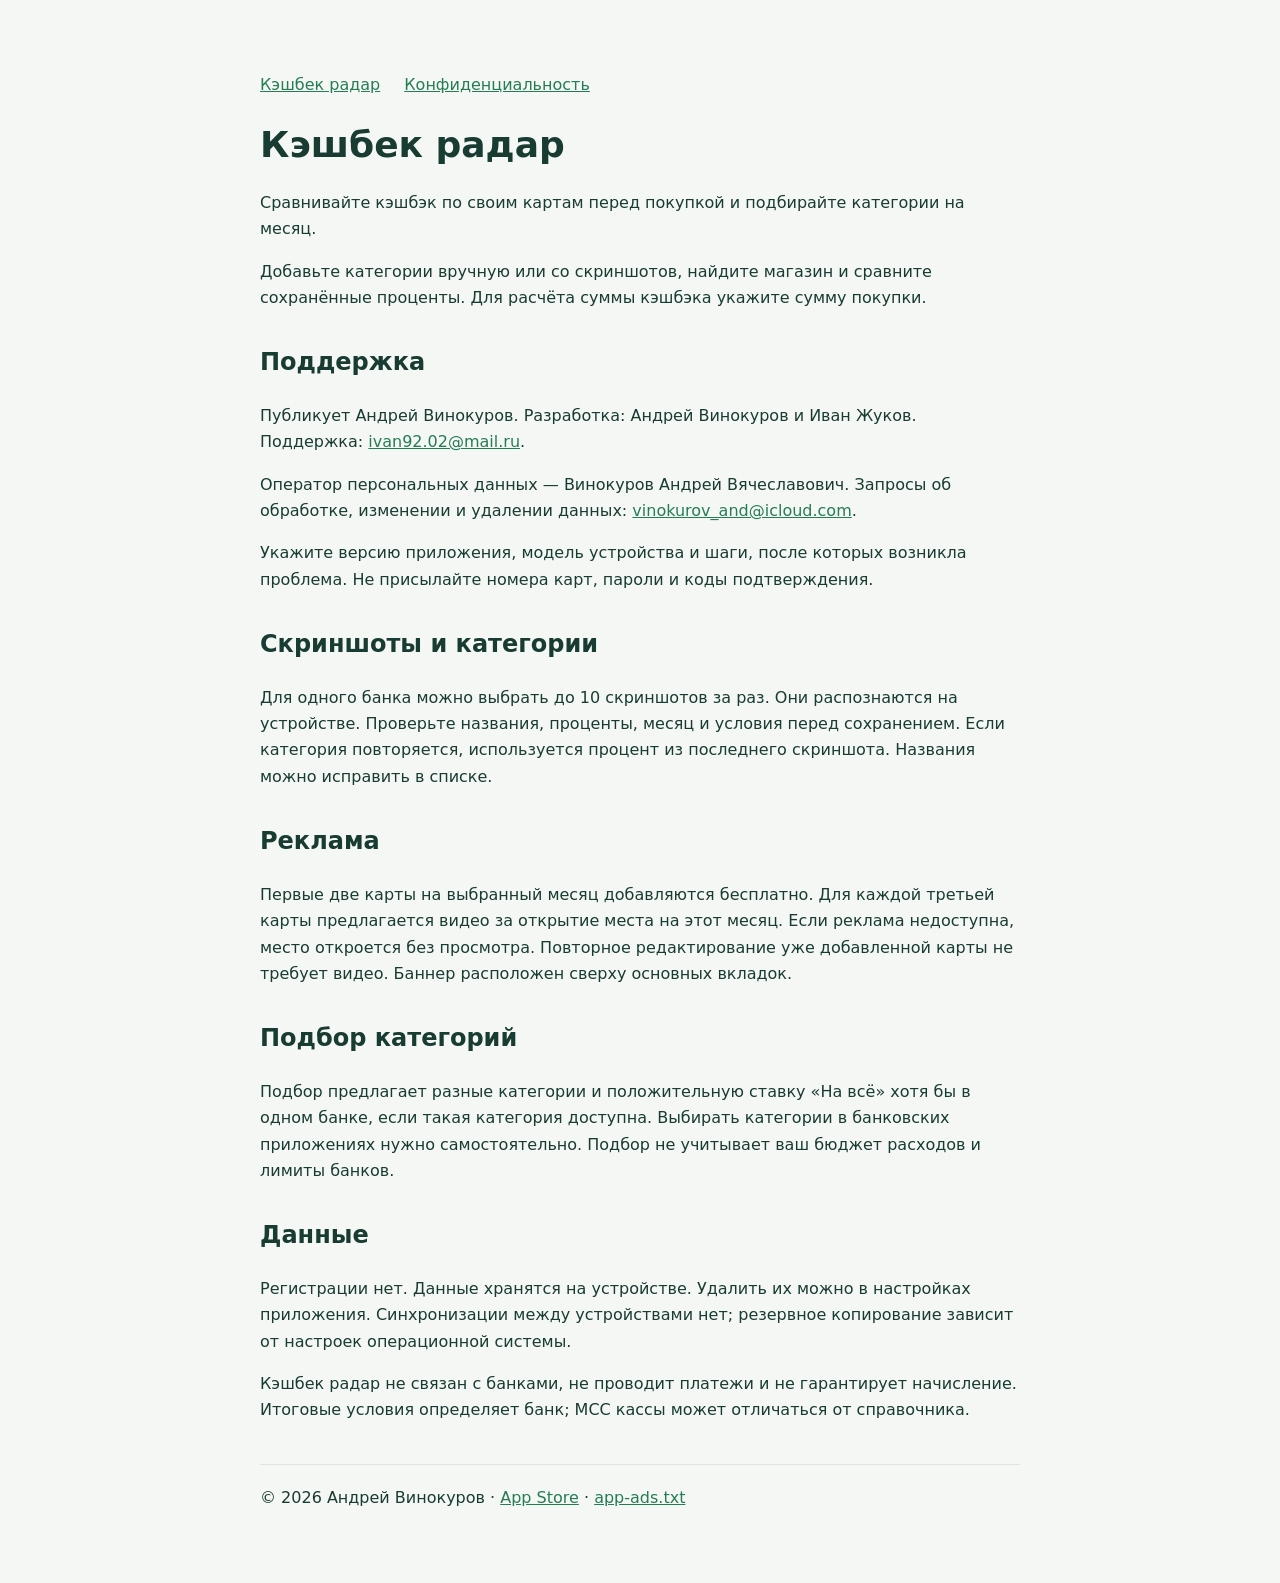
<file: cashback-radar/index.html>
<!doctype html><html lang="ru"><meta charset="utf-8"><meta name="viewport" content="width=device-width,initial-scale=1"><title>Кэшбек радар — поддержка</title><link rel="stylesheet" href="style.css"><main><nav><a href="./">Кэшбек радар</a><a href="privacy.html">Конфиденциальность</a></nav>
<h1>Кэшбек радар</h1><p>Сравнивайте кэшбэк по своим картам перед покупкой и подбирайте категории на месяц.</p>
<p>Добавьте категории вручную или со скриншотов, найдите магазин и сравните сохранённые проценты. Для расчёта суммы кэшбэка укажите сумму покупки.</p>
<h2>Поддержка</h2><p>Публикует Андрей Винокуров. Разработка: Андрей Винокуров и Иван Жуков. Поддержка: <a href="mailto:ivan92.02@mail.ru">ivan92.02@mail.ru</a>.</p><p>Оператор персональных данных — Винокуров Андрей Вячеславович. Запросы об обработке, изменении и удалении данных: <a href="mailto:vinokurov_and@icloud.com">vinokurov_and@icloud.com</a>.</p><p>Укажите версию приложения, модель устройства и шаги, после которых возникла проблема. Не присылайте номера карт, пароли и коды подтверждения.</p>
<h2>Скриншоты и категории</h2><p>Для одного банка можно выбрать до 10 скриншотов за раз. Они распознаются на устройстве. Проверьте названия, проценты, месяц и условия перед сохранением. Если категория повторяется, используется процент из последнего скриншота. Названия можно исправить в списке.</p>
<h2>Реклама</h2><p>Первые две карты на выбранный месяц добавляются бесплатно. Для каждой третьей карты предлагается видео за открытие места на этот месяц. Если реклама недоступна, место откроется без просмотра. Повторное редактирование уже добавленной карты не требует видео. Баннер расположен сверху основных вкладок.</p>
<h2>Подбор категорий</h2><p>Подбор предлагает разные категории и положительную ставку «На всё» хотя бы в одном банке, если такая категория доступна. Выбирать категории в банковских приложениях нужно самостоятельно. Подбор не учитывает ваш бюджет расходов и лимиты банков.</p>
<h2>Данные</h2><p>Регистрации нет. Данные хранятся на устройстве. Удалить их можно в настройках приложения. Синхронизации между устройствами нет; резервное копирование зависит от настроек операционной системы.</p>
<p>Кэшбек радар не связан с банками, не проводит платежи и не гарантирует начисление. Итоговые условия определяет банк; MCC кассы может отличаться от справочника.</p>
<footer>© 2026 Андрей Винокуров · <a href="https://apps.apple.com/app/id6821869671">App Store</a> · <a href="../app-ads.txt">app-ads.txt</a></footer></main></html>
</file>
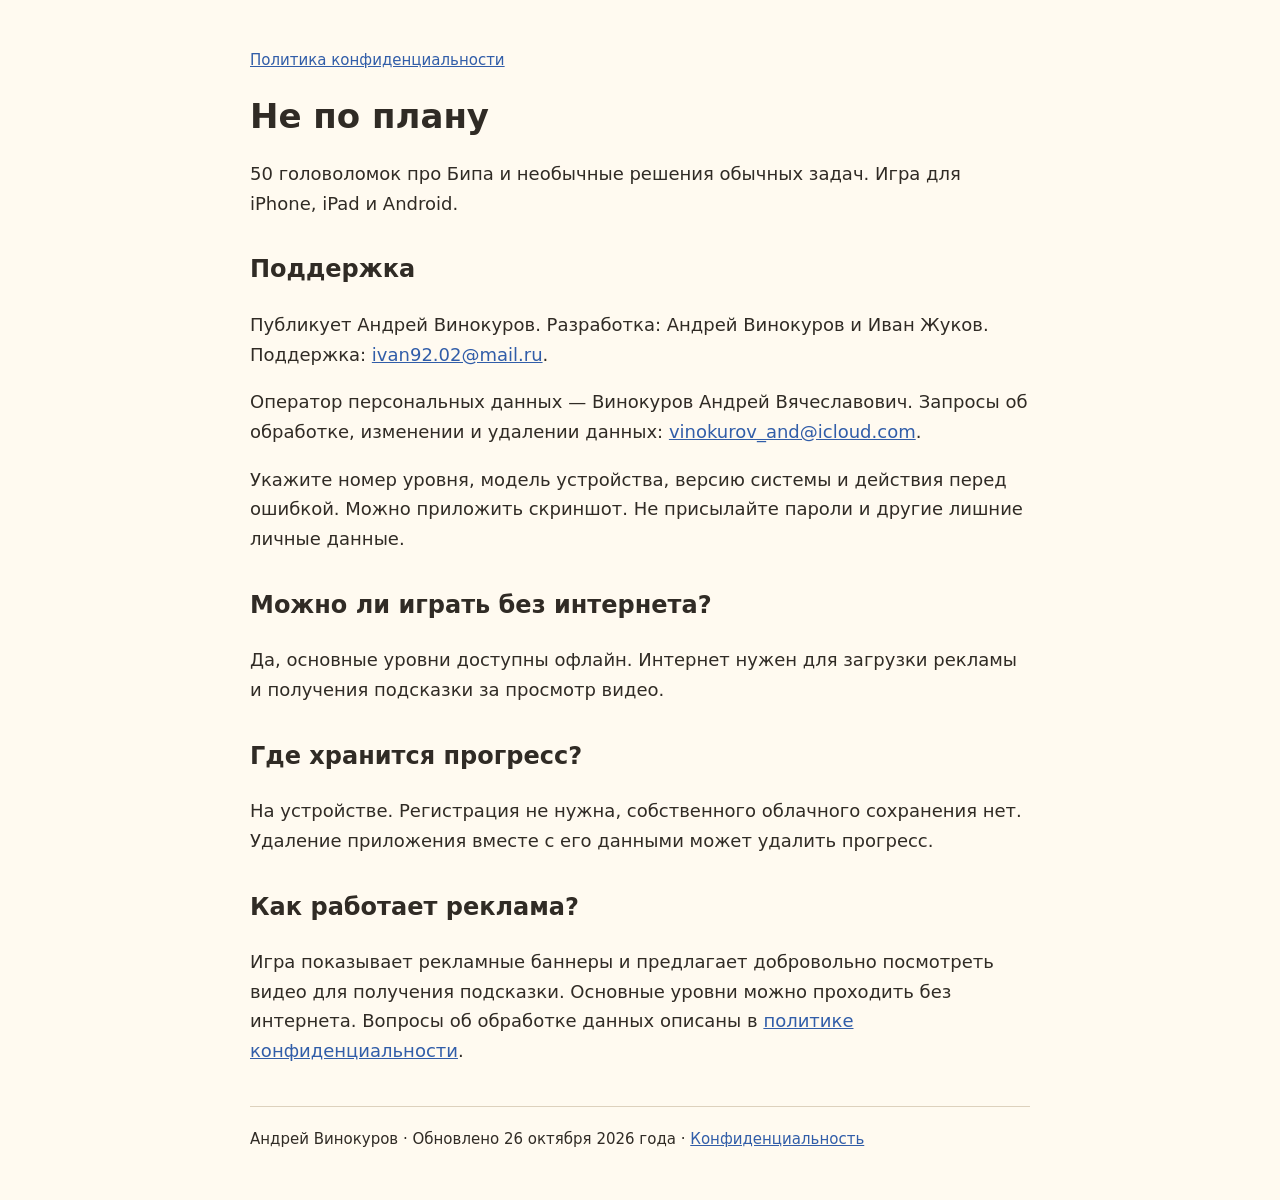
<file: offscript/index.html>
<!doctype html><html lang="ru"><head><meta charset="utf-8"><meta name="viewport" content="width=device-width,initial-scale=1"><title>Не по плану — поддержка</title><link rel="stylesheet" href="style.css"></head><body><main>
<nav><a href="privacy.html">Политика конфиденциальности</a></nav>
<h1>Не по плану</h1><p>50 головоломок про Бипа и необычные решения обычных задач. Игра для iPhone, iPad и Android.</p>
<h2>Поддержка</h2><p>Публикует Андрей Винокуров. Разработка: Андрей Винокуров и Иван Жуков. Поддержка: <a href="mailto:ivan92.02@mail.ru">ivan92.02@mail.ru</a>.</p><p>Оператор персональных данных — Винокуров Андрей Вячеславович. Запросы об обработке, изменении и удалении данных: <a href="mailto:vinokurov_and@icloud.com">vinokurov_and@icloud.com</a>.</p><p>Укажите номер уровня, модель устройства, версию системы и действия перед ошибкой. Можно приложить скриншот. Не присылайте пароли и другие лишние личные данные.</p>
<h2>Можно ли играть без интернета?</h2><p>Да, основные уровни доступны офлайн. Интернет нужен для загрузки рекламы и получения подсказки за просмотр видео.</p>
<h2>Где хранится прогресс?</h2><p>На устройстве. Регистрация не нужна, собственного облачного сохранения нет. Удаление приложения вместе с его данными может удалить прогресс.</p>
<h2>Как работает реклама?</h2><p>Игра показывает рекламные баннеры и предлагает добровольно посмотреть видео для получения подсказки. Основные уровни можно проходить без интернета. Вопросы об обработке данных описаны в <a href="privacy.html">политике конфиденциальности</a>.</p>
<footer>Андрей Винокуров · Обновлено 26 октября 2026 года · <a href="privacy.html">Конфиденциальность</a></footer>
</main></body></html>
</file>
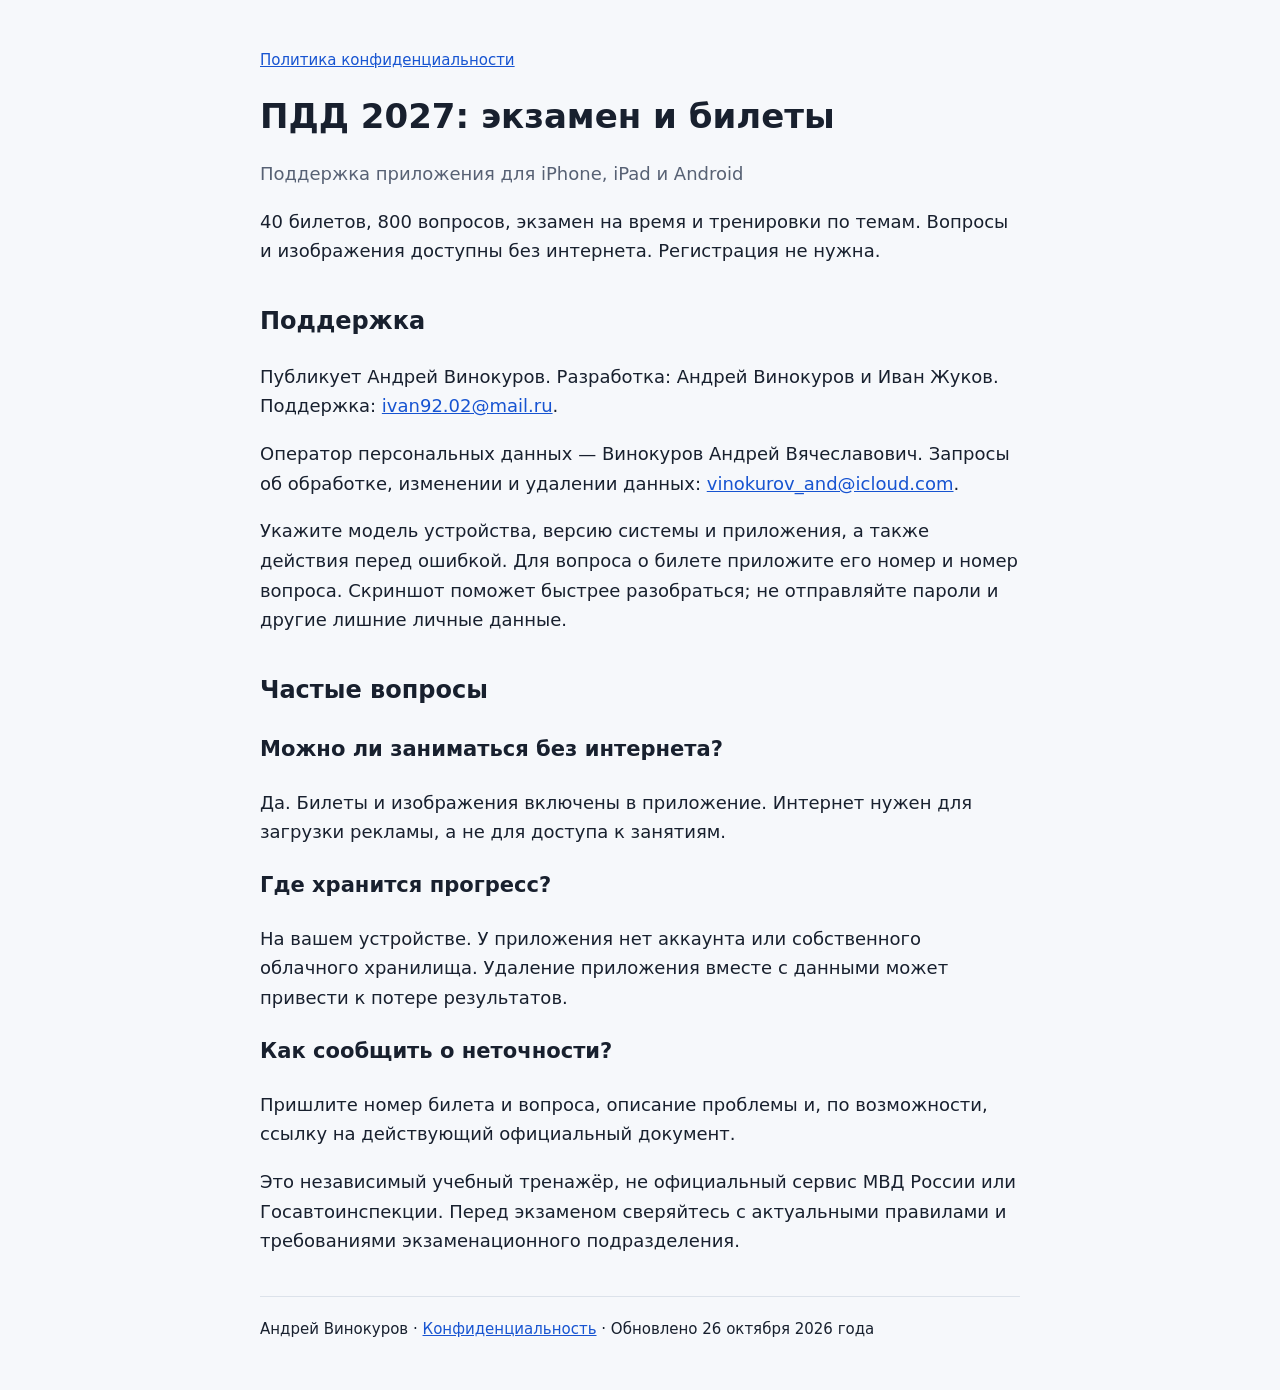
<file: pdd-2027/index.html>
<!doctype html>
<html lang="ru">
<head>
  <meta charset="utf-8">
  <meta name="viewport" content="width=device-width,initial-scale=1">
  <title>ПДД 2027: экзамен и билеты — поддержка</title>
  <style>body{margin:0;background:#f6f8fb;color:#18202e;font:18px/1.65 system-ui,sans-serif}main{max-width:760px;margin:auto;padding:48px 24px}nav,footer{font-size:15px}a{color:#1754d1}h1{font-size:34px;line-height:1.2}h2{font-size:24px;margin-top:36px}.muted{color:#576174}footer{border-top:1px solid #dce2ea;margin-top:40px;padding-top:20px}@media(max-width:420px){h1{font-size:28px}main{padding:28px 20px}}</style>
</head>
<body><main>
<nav><a href="privacy.html">Политика конфиденциальности</a></nav>
<h1>ПДД 2027: экзамен и билеты</h1>
<p class="muted">Поддержка приложения для iPhone, iPad и Android</p>
<p>40 билетов, 800 вопросов, экзамен на время и тренировки по темам. Вопросы и изображения доступны без интернета. Регистрация не нужна.</p>
<h2>Поддержка</h2>
<p>Публикует Андрей Винокуров. Разработка: Андрей Винокуров и Иван Жуков. Поддержка: <a href="mailto:ivan92.02@mail.ru">ivan92.02@mail.ru</a>.</p><p>Оператор персональных данных — Винокуров Андрей Вячеславович. Запросы об обработке, изменении и удалении данных: <a href="mailto:vinokurov_and@icloud.com">vinokurov_and@icloud.com</a>.</p>
<p>Укажите модель устройства, версию системы и приложения, а также действия перед ошибкой. Для вопроса о билете приложите его номер и номер вопроса. Скриншот поможет быстрее разобраться; не отправляйте пароли и другие лишние личные данные.</p>
<h2>Частые вопросы</h2>
<h3>Можно ли заниматься без интернета?</h3>
<p>Да. Билеты и изображения включены в приложение. Интернет нужен для загрузки рекламы, а не для доступа к занятиям.</p>
<h3>Где хранится прогресс?</h3>
<p>На вашем устройстве. У приложения нет аккаунта или собственного облачного хранилища. Удаление приложения вместе с данными может привести к потере результатов.</p>
<h3>Как сообщить о неточности?</h3>
<p>Пришлите номер билета и вопроса, описание проблемы и, по возможности, ссылку на действующий официальный документ.</p>
<p>Это независимый учебный тренажёр, не официальный сервис МВД России или Госавтоинспекции. Перед экзаменом сверяйтесь с актуальными правилами и требованиями экзаменационного подразделения.</p>
<footer>Андрей Винокуров · <a href="privacy.html">Конфиденциальность</a> · Обновлено 26 октября 2026 года</footer>
</main></body></html>
</file>
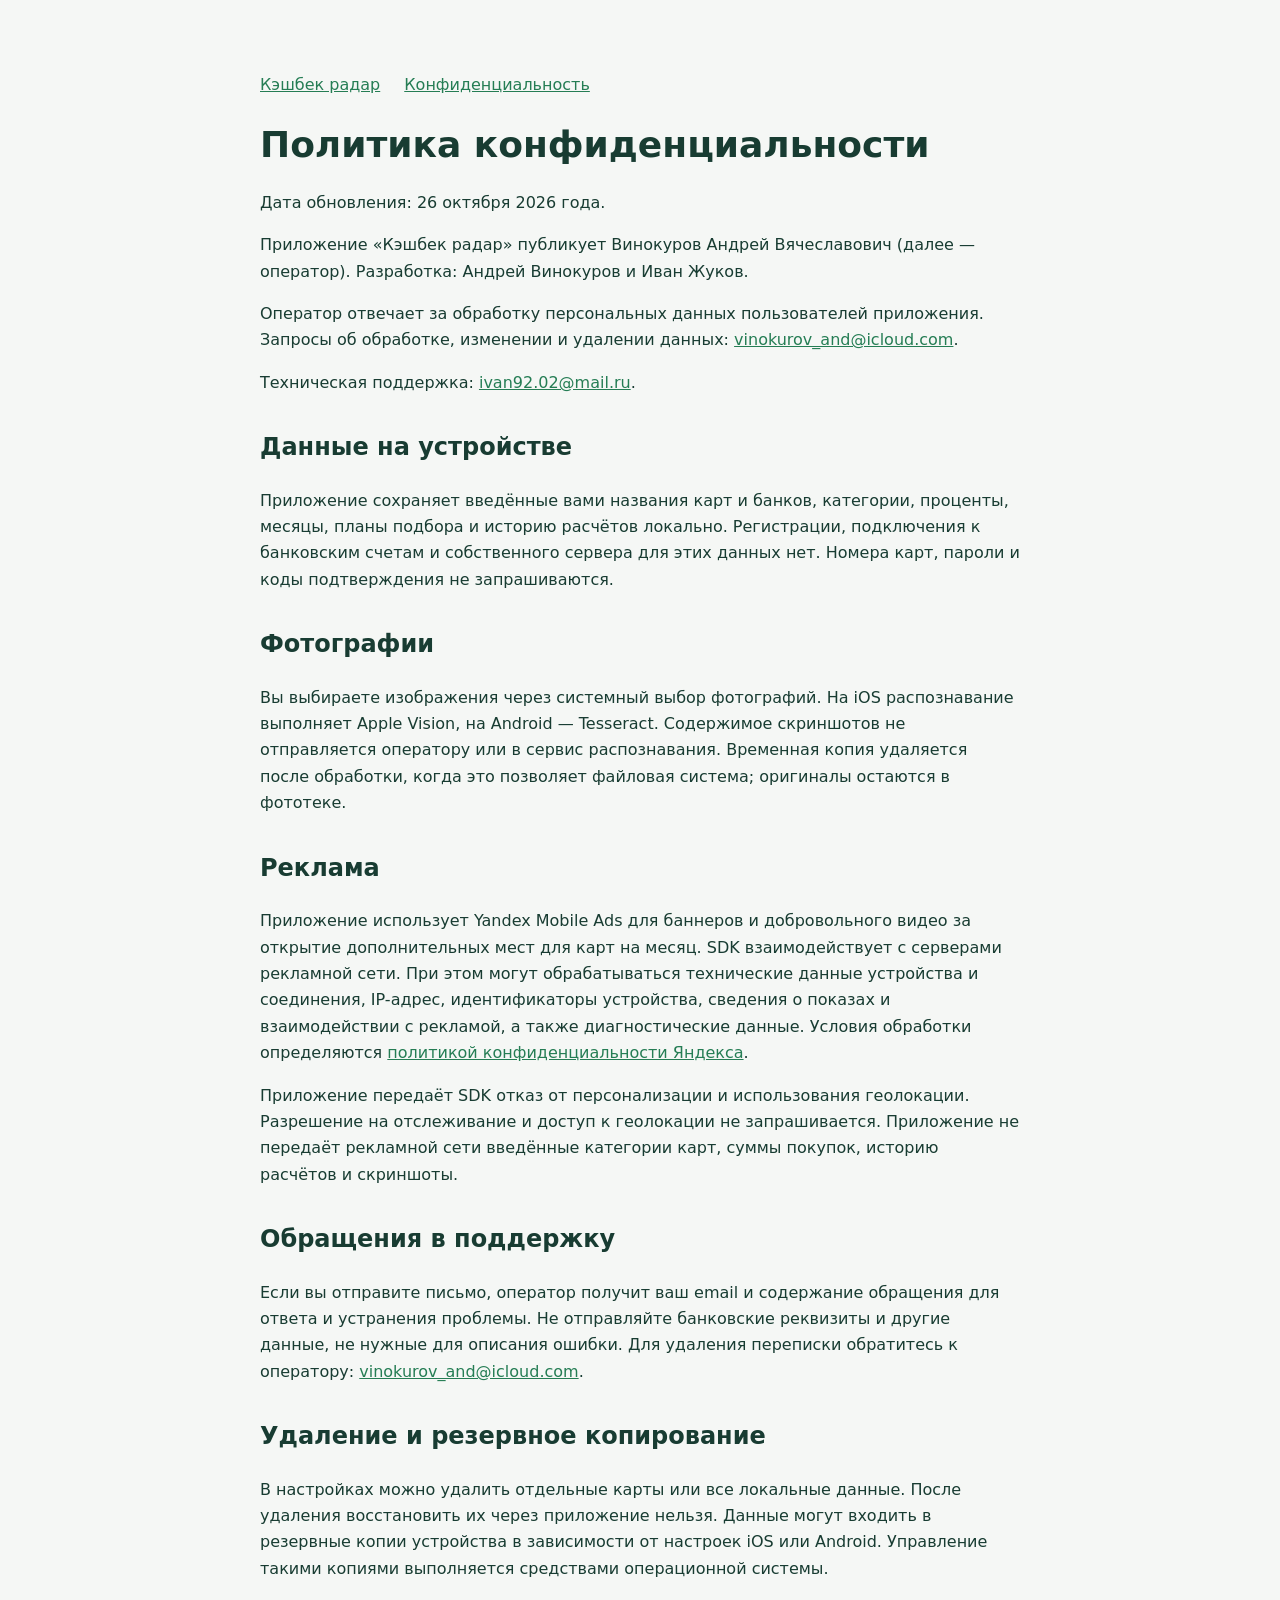
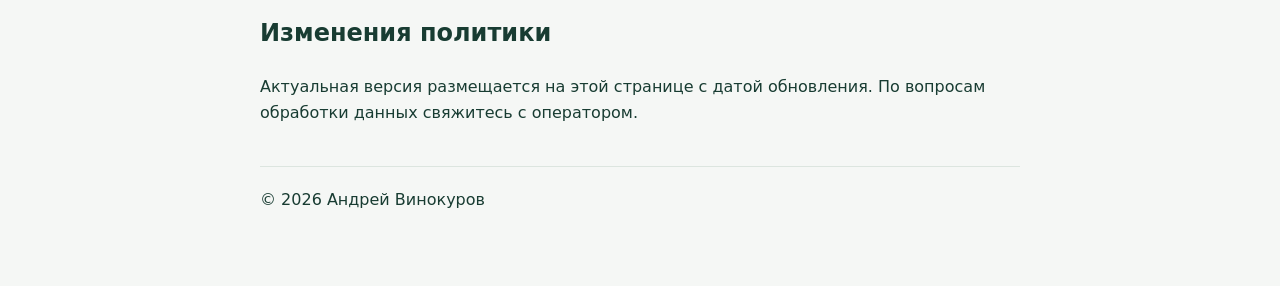
<file: cashback-radar/privacy.html>
<!doctype html><html lang="ru"><meta charset="utf-8"><meta name="viewport" content="width=device-width,initial-scale=1"><title>Кэшбек радар — конфиденциальность</title><link rel="stylesheet" href="style.css"><main><nav><a href="./">Кэшбек радар</a><a href="privacy.html">Конфиденциальность</a></nav>
<h1>Политика конфиденциальности</h1><p>Дата обновления: 26 октября 2026 года.</p><p>Приложение «Кэшбек радар» публикует Винокуров Андрей Вячеславович (далее — оператор). Разработка: Андрей Винокуров и Иван Жуков.</p><p>Оператор отвечает за обработку персональных данных пользователей приложения. Запросы об обработке, изменении и удалении данных: <a href="mailto:vinokurov_and@icloud.com">vinokurov_and@icloud.com</a>.</p><p>Техническая поддержка: <a href="mailto:ivan92.02@mail.ru">ivan92.02@mail.ru</a>.</p>
<h2>Данные на устройстве</h2><p>Приложение сохраняет введённые вами названия карт и банков, категории, проценты, месяцы, планы подбора и историю расчётов локально. Регистрации, подключения к банковским счетам и собственного сервера для этих данных нет. Номера карт, пароли и коды подтверждения не запрашиваются.</p>
<h2>Фотографии</h2><p>Вы выбираете изображения через системный выбор фотографий. На iOS распознавание выполняет Apple Vision, на Android — Tesseract. Содержимое скриншотов не отправляется оператору или в сервис распознавания. Временная копия удаляется после обработки, когда это позволяет файловая система; оригиналы остаются в фототеке.</p>
<h2>Реклама</h2><p>Приложение использует Yandex Mobile Ads для баннеров и добровольного видео за открытие дополнительных мест для карт на месяц. SDK взаимодействует с серверами рекламной сети. При этом могут обрабатываться технические данные устройства и соединения, IP-адрес, идентификаторы устройства, сведения о показах и взаимодействии с рекламой, а также диагностические данные. Условия обработки определяются <a href="https://yandex.ru/legal/confidential/">политикой конфиденциальности Яндекса</a>.</p>
<p>Приложение передаёт SDK отказ от персонализации и использования геолокации. Разрешение на отслеживание и доступ к геолокации не запрашивается. Приложение не передаёт рекламной сети введённые категории карт, суммы покупок, историю расчётов и скриншоты.</p>
<h2>Обращения в поддержку</h2><p>Если вы отправите письмо, оператор получит ваш email и содержание обращения для ответа и устранения проблемы. Не отправляйте банковские реквизиты и другие данные, не нужные для описания ошибки. Для удаления переписки обратитесь к оператору: <a href="mailto:vinokurov_and@icloud.com">vinokurov_and@icloud.com</a>.</p>
<h2>Удаление и резервное копирование</h2><p>В настройках можно удалить отдельные карты или все локальные данные. После удаления восстановить их через приложение нельзя. Данные могут входить в резервные копии устройства в зависимости от настроек iOS или Android. Управление такими копиями выполняется средствами операционной системы.</p>
<h2>Изменения политики</h2><p>Актуальная версия размещается на этой странице с датой обновления. По вопросам обработки данных свяжитесь с оператором.</p><footer>© 2026 Андрей Винокуров</footer></main></html>
</file>
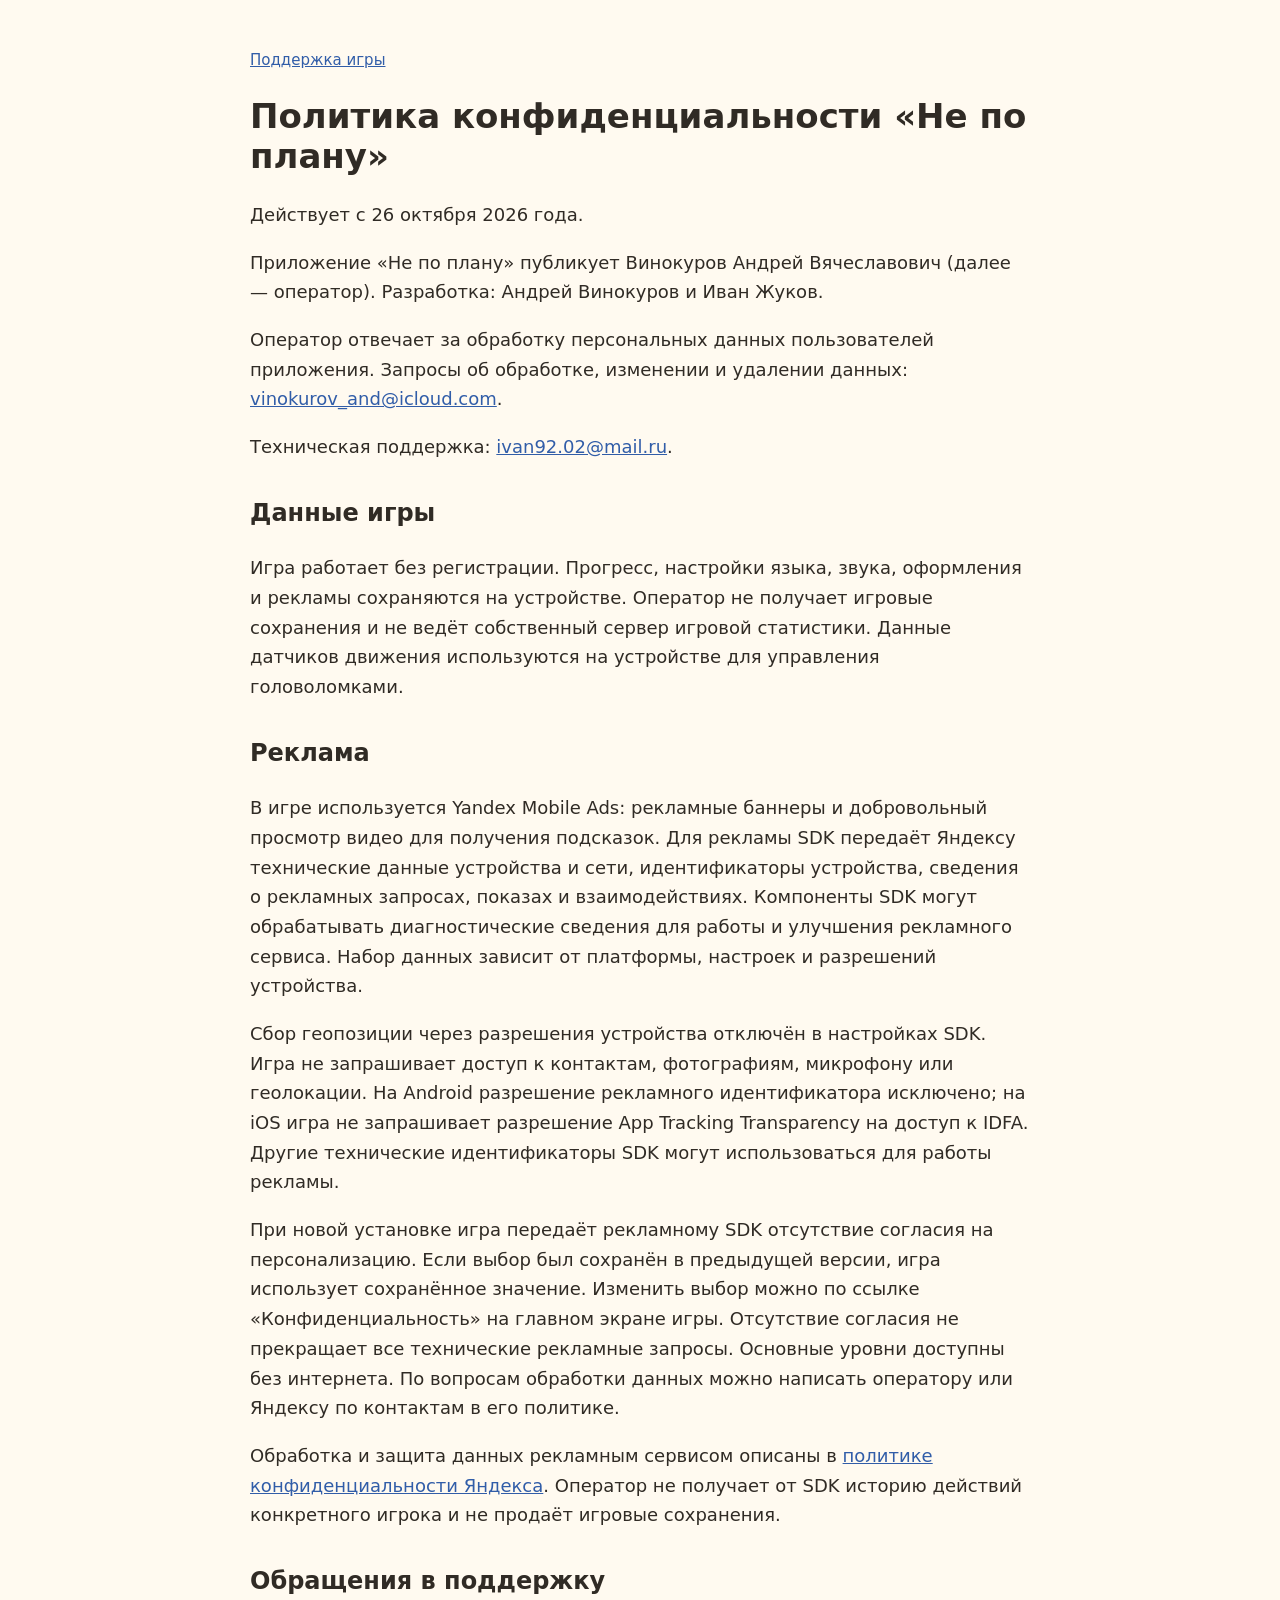
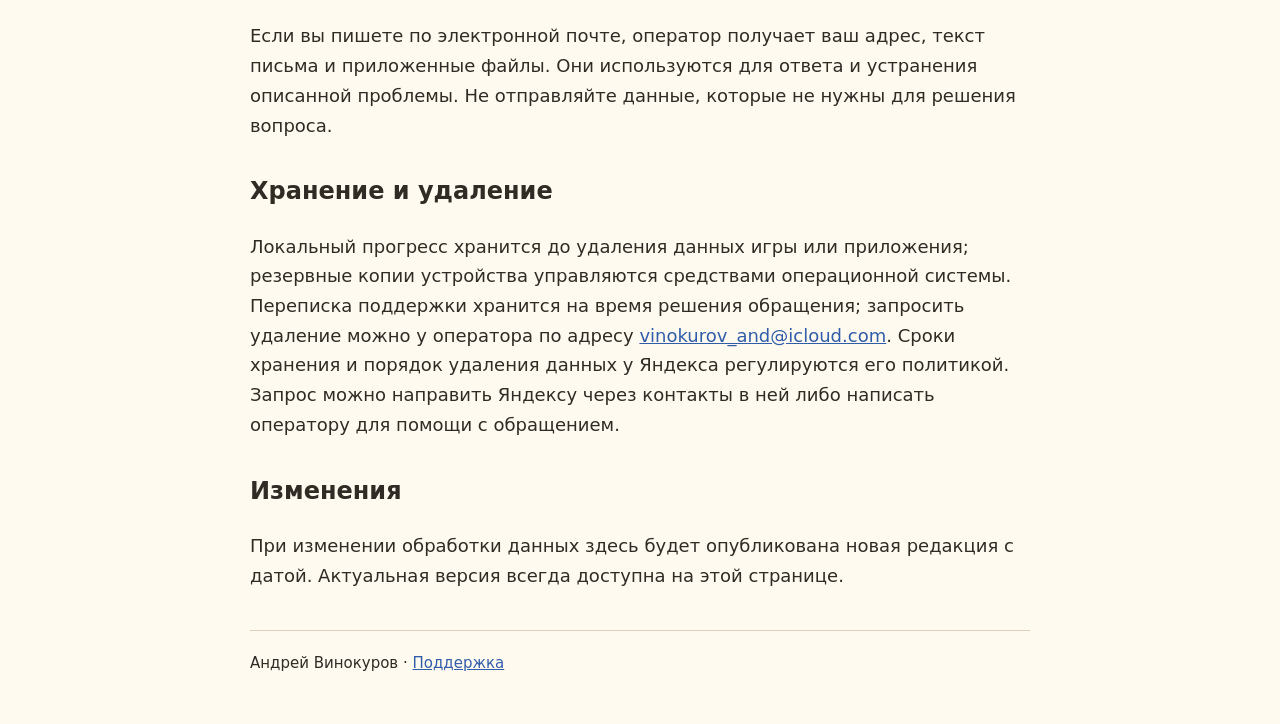
<file: offscript/privacy.html>
<!doctype html><html lang="ru"><head><meta charset="utf-8"><meta name="viewport" content="width=device-width,initial-scale=1"><title>Не по плану — политика конфиденциальности</title><link rel="stylesheet" href="style.css"></head><body><main>
<nav><a href="./">Поддержка игры</a></nav><h1>Политика конфиденциальности «Не по плану»</h1><p>Действует с 26 октября 2026 года.</p><p>Приложение «Не по плану» публикует Винокуров Андрей Вячеславович (далее — оператор). Разработка: Андрей Винокуров и Иван Жуков.</p><p>Оператор отвечает за обработку персональных данных пользователей приложения. Запросы об обработке, изменении и удалении данных: <a href="mailto:vinokurov_and@icloud.com">vinokurov_and@icloud.com</a>.</p><p>Техническая поддержка: <a href="mailto:ivan92.02@mail.ru">ivan92.02@mail.ru</a>.</p>
<h2>Данные игры</h2><p>Игра работает без регистрации. Прогресс, настройки языка, звука, оформления и рекламы сохраняются на устройстве. Оператор не получает игровые сохранения и не ведёт собственный сервер игровой статистики. Данные датчиков движения используются на устройстве для управления головоломками.</p>
<h2>Реклама</h2><p>В игре используется Yandex Mobile Ads: рекламные баннеры и добровольный просмотр видео для получения подсказок. Для рекламы SDK передаёт Яндексу технические данные устройства и сети, идентификаторы устройства, сведения о рекламных запросах, показах и взаимодействиях. Компоненты SDK могут обрабатывать диагностические сведения для работы и улучшения рекламного сервиса. Набор данных зависит от платформы, настроек и разрешений устройства.</p><p>Сбор геопозиции через разрешения устройства отключён в настройках SDK. Игра не запрашивает доступ к контактам, фотографиям, микрофону или геолокации. На Android разрешение рекламного идентификатора исключено; на iOS игра не запрашивает разрешение App Tracking Transparency на доступ к IDFA. Другие технические идентификаторы SDK могут использоваться для работы рекламы.</p><p>При новой установке игра передаёт рекламному SDK отсутствие согласия на персонализацию. Если выбор был сохранён в предыдущей версии, игра использует сохранённое значение. Изменить выбор можно по ссылке «Конфиденциальность» на главном экране игры. Отсутствие согласия не прекращает все технические рекламные запросы. Основные уровни доступны без интернета. По вопросам обработки данных можно написать оператору или Яндексу по контактам в его политике.</p><p>Обработка и защита данных рекламным сервисом описаны в <a href="https://yandex.ru/legal/confidential/ru/">политике конфиденциальности Яндекса</a>. Оператор не получает от SDK историю действий конкретного игрока и не продаёт игровые сохранения.</p>
<h2>Обращения в поддержку</h2><p>Если вы пишете по электронной почте, оператор получает ваш адрес, текст письма и приложенные файлы. Они используются для ответа и устранения описанной проблемы. Не отправляйте данные, которые не нужны для решения вопроса.</p>
<h2>Хранение и удаление</h2><p>Локальный прогресс хранится до удаления данных игры или приложения; резервные копии устройства управляются средствами операционной системы. Переписка поддержки хранится на время решения обращения; запросить удаление можно у оператора по адресу <a href="mailto:vinokurov_and@icloud.com">vinokurov_and@icloud.com</a>. Сроки хранения и порядок удаления данных у Яндекса регулируются его политикой. Запрос можно направить Яндексу через контакты в ней либо написать оператору для помощи с обращением.</p>
<h2>Изменения</h2><p>При изменении обработки данных здесь будет опубликована новая редакция с датой. Актуальная версия всегда доступна на этой странице.</p><footer>Андрей Винокуров · <a href="./">Поддержка</a></footer>
</main></body></html>
</file>
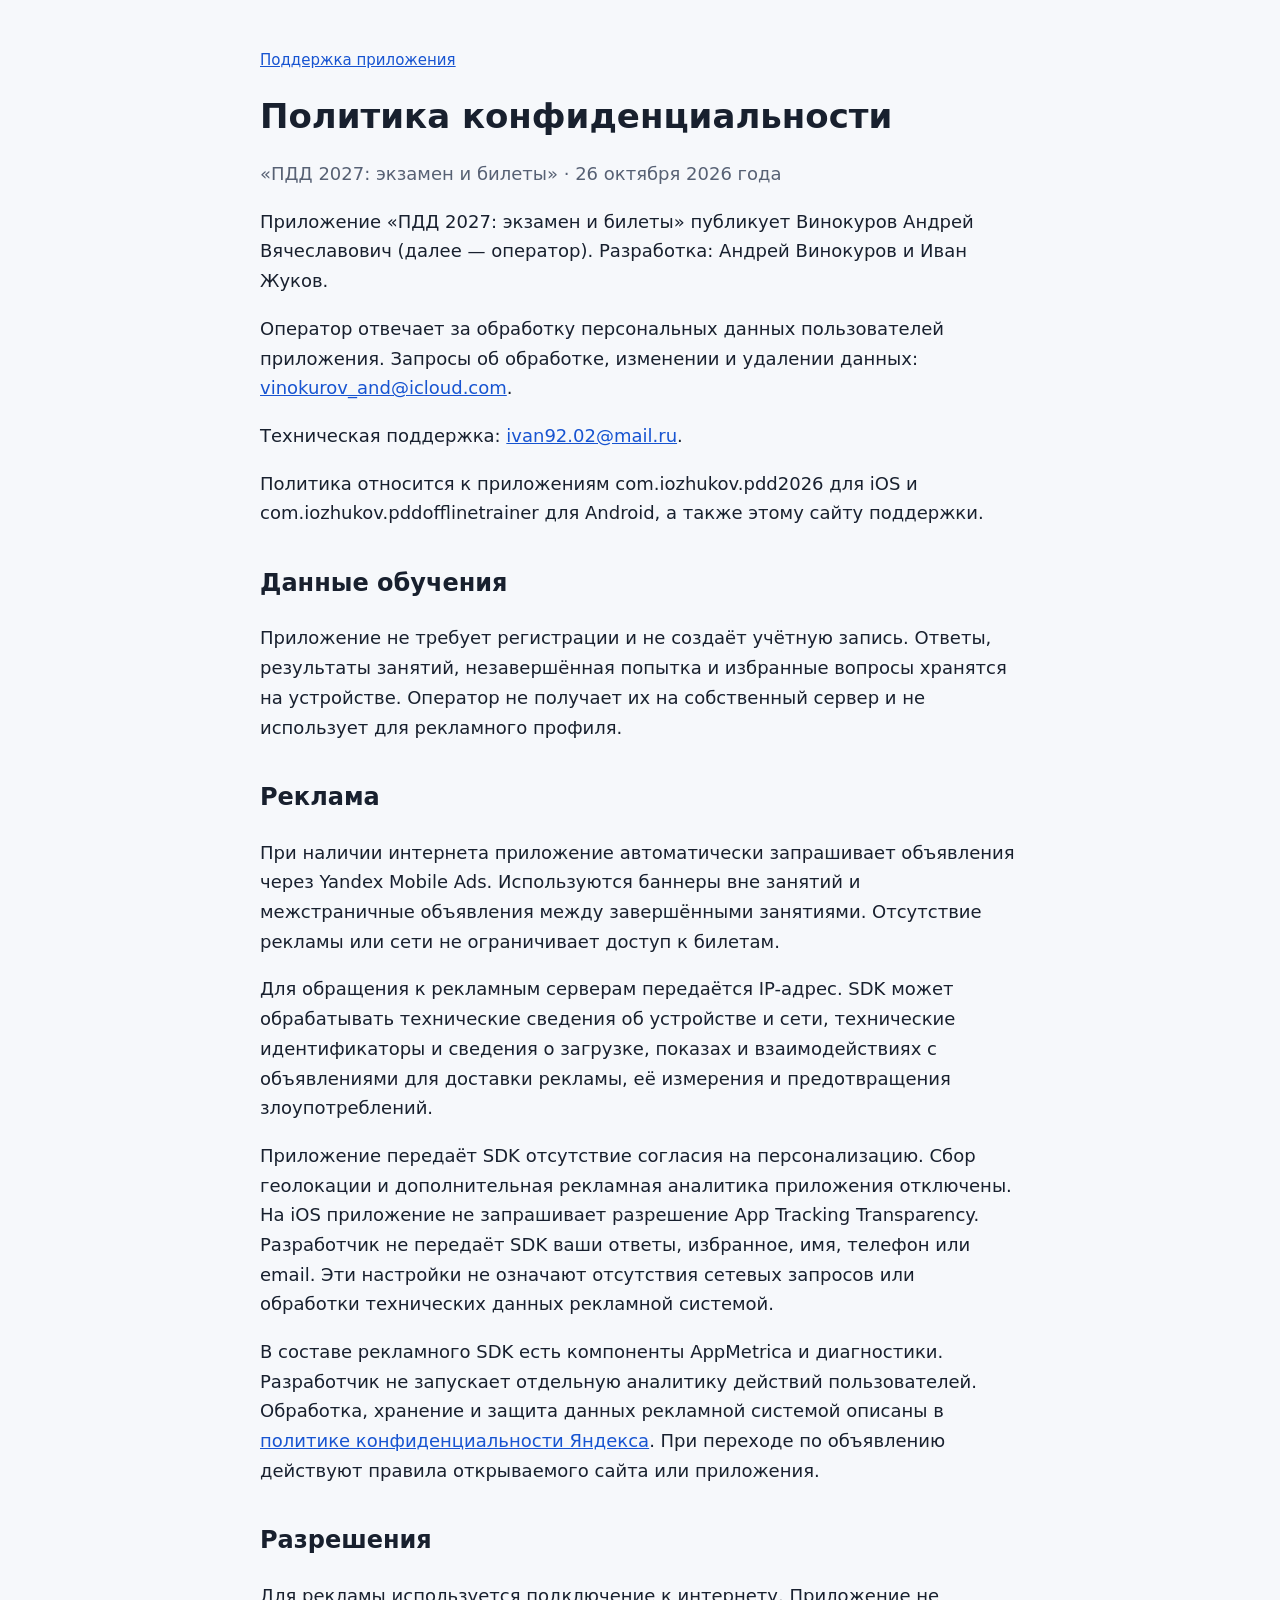
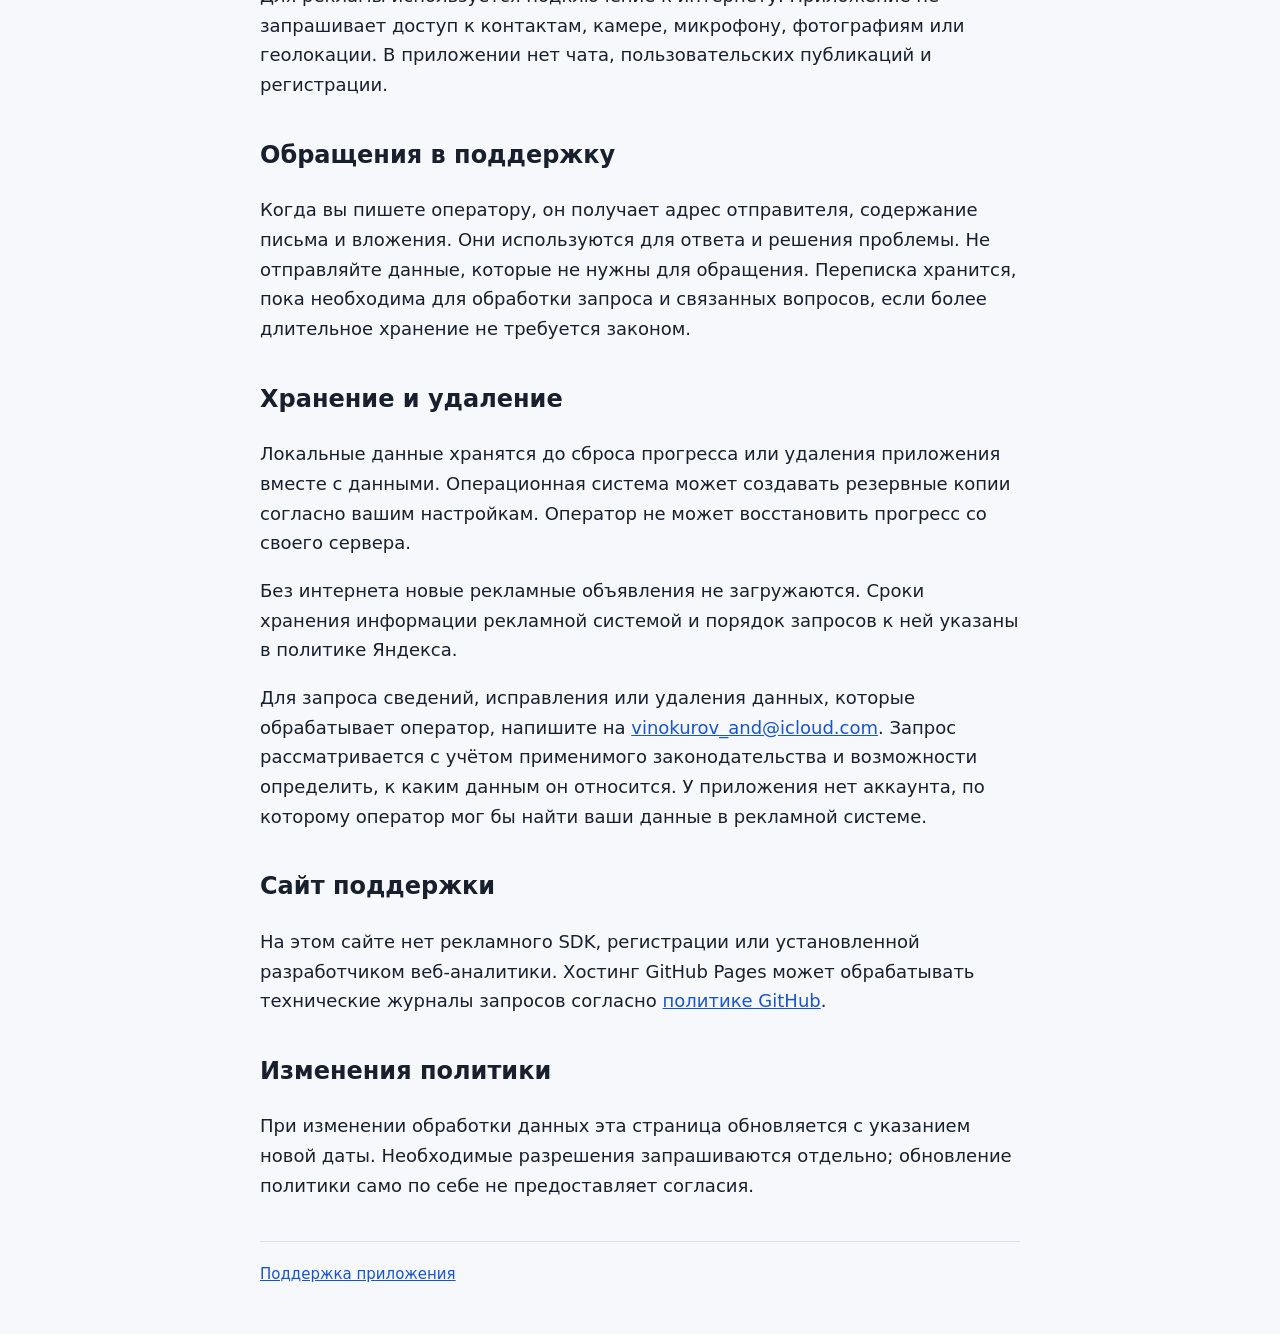
<file: pdd-2027/privacy.html>
<!doctype html>
<html lang="ru">
<head>
  <meta charset="utf-8">
  <meta name="viewport" content="width=device-width,initial-scale=1">
  <title>ПДД 2027 — политика конфиденциальности</title>
  <style>body{margin:0;background:#f6f8fb;color:#18202e;font:18px/1.65 system-ui,sans-serif}main{max-width:760px;margin:auto;padding:48px 24px}nav,footer{font-size:15px}a{color:#1754d1}h1{font-size:34px;line-height:1.2}h2{font-size:24px;margin-top:36px}.muted{color:#576174}footer{border-top:1px solid #dce2ea;margin-top:40px;padding-top:20px}@media(max-width:420px){h1{font-size:28px}main{padding:28px 20px}}</style>
</head>
<body><main>
<nav><a href="index.html">Поддержка приложения</a></nav>
<h1>Политика конфиденциальности</h1>
<p class="muted">«ПДД 2027: экзамен и билеты» · 26 октября 2026 года</p>
<p>Приложение «ПДД 2027: экзамен и билеты» публикует Винокуров Андрей Вячеславович (далее — оператор). Разработка: Андрей Винокуров и Иван Жуков.</p><p>Оператор отвечает за обработку персональных данных пользователей приложения. Запросы об обработке, изменении и удалении данных: <a href="mailto:vinokurov_and@icloud.com">vinokurov_and@icloud.com</a>.</p><p>Техническая поддержка: <a href="mailto:ivan92.02@mail.ru">ivan92.02@mail.ru</a>.</p><p>Политика относится к приложениям com.iozhukov.pdd2026 для iOS и com.iozhukov.pddofflinetrainer для Android, а также этому сайту поддержки.</p>
<h2>Данные обучения</h2>
<p>Приложение не требует регистрации и не создаёт учётную запись. Ответы, результаты занятий, незавершённая попытка и избранные вопросы хранятся на устройстве. Оператор не получает их на собственный сервер и не использует для рекламного профиля.</p>
<h2>Реклама</h2>
<p>При наличии интернета приложение автоматически запрашивает объявления через Yandex Mobile Ads. Используются баннеры вне занятий и межстраничные объявления между завершёнными занятиями. Отсутствие рекламы или сети не ограничивает доступ к билетам.</p>
<p>Для обращения к рекламным серверам передаётся IP-адрес. SDK может обрабатывать технические сведения об устройстве и сети, технические идентификаторы и сведения о загрузке, показах и взаимодействиях с объявлениями для доставки рекламы, её измерения и предотвращения злоупотреблений.</p>
<p>Приложение передаёт SDK отсутствие согласия на персонализацию. Сбор геолокации и дополнительная рекламная аналитика приложения отключены. На iOS приложение не запрашивает разрешение App Tracking Transparency. Разработчик не передаёт SDK ваши ответы, избранное, имя, телефон или email. Эти настройки не означают отсутствия сетевых запросов или обработки технических данных рекламной системой.</p>
<p>В составе рекламного SDK есть компоненты AppMetrica и диагностики. Разработчик не запускает отдельную аналитику действий пользователей. Обработка, хранение и защита данных рекламной системой описаны в <a href="https://yandex.ru/legal/confidential/">политике конфиденциальности Яндекса</a>. При переходе по объявлению действуют правила открываемого сайта или приложения.</p>
<h2>Разрешения</h2>
<p>Для рекламы используется подключение к интернету. Приложение не запрашивает доступ к контактам, камере, микрофону, фотографиям или геолокации. В приложении нет чата, пользовательских публикаций и регистрации.</p>
<h2>Обращения в поддержку</h2>
<p>Когда вы пишете оператору, он получает адрес отправителя, содержание письма и вложения. Они используются для ответа и решения проблемы. Не отправляйте данные, которые не нужны для обращения. Переписка хранится, пока необходима для обработки запроса и связанных вопросов, если более длительное хранение не требуется законом.</p>
<h2>Хранение и удаление</h2>
<p>Локальные данные хранятся до сброса прогресса или удаления приложения вместе с данными. Операционная система может создавать резервные копии согласно вашим настройкам. Оператор не может восстановить прогресс со своего сервера.</p>
<p>Без интернета новые рекламные объявления не загружаются. Сроки хранения информации рекламной системой и порядок запросов к ней указаны в политике Яндекса.</p>
<p>Для запроса сведений, исправления или удаления данных, которые обрабатывает оператор, напишите на <a href="mailto:vinokurov_and@icloud.com">vinokurov_and@icloud.com</a>. Запрос рассматривается с учётом применимого законодательства и возможности определить, к каким данным он относится. У приложения нет аккаунта, по которому оператор мог бы найти ваши данные в рекламной системе.</p>
<h2>Сайт поддержки</h2>
<p>На этом сайте нет рекламного SDK, регистрации или установленной разработчиком веб-аналитики. Хостинг GitHub Pages может обрабатывать технические журналы запросов согласно <a href="https://docs.github.com/en/site-policy/privacy-policies/github-general-privacy-statement">политике GitHub</a>.</p>
<h2>Изменения политики</h2>
<p>При изменении обработки данных эта страница обновляется с указанием новой даты. Необходимые разрешения запрашиваются отдельно; обновление политики само по себе не предоставляет согласия.</p>
<footer><a href="index.html">Поддержка приложения</a></footer>
</main></body></html>
</file>
<file: cashback-radar/style.css>
body{font-family:system-ui,sans-serif;line-height:1.65;color:#183c32;background:#f5f7f5;margin:0}main{max-width:760px;margin:48px auto;padding:24px}h1{font-size:36px;line-height:1.2}h2{margin-top:32px}a{color:#257d54}nav{display:flex;gap:24px}footer{border-top:1px solid #dce5df;margin-top:40px;padding-top:20px}
</file>
<file: offscript/style.css>
body{margin:0;background:#fffaf0;color:#302b25;font:18px/1.65 system-ui,sans-serif}main{max-width:780px;margin:auto;padding:48px 24px}a{color:#315da8}h1{font-size:34px;line-height:1.2}h2{font-size:24px;margin-top:32px}nav,footer{font-size:15px}footer{border-top:1px solid #ddd1bd;margin-top:40px;padding-top:20px}@media(max-width:420px){main{padding:28px 20px}h1{font-size:28px}}
</file>
